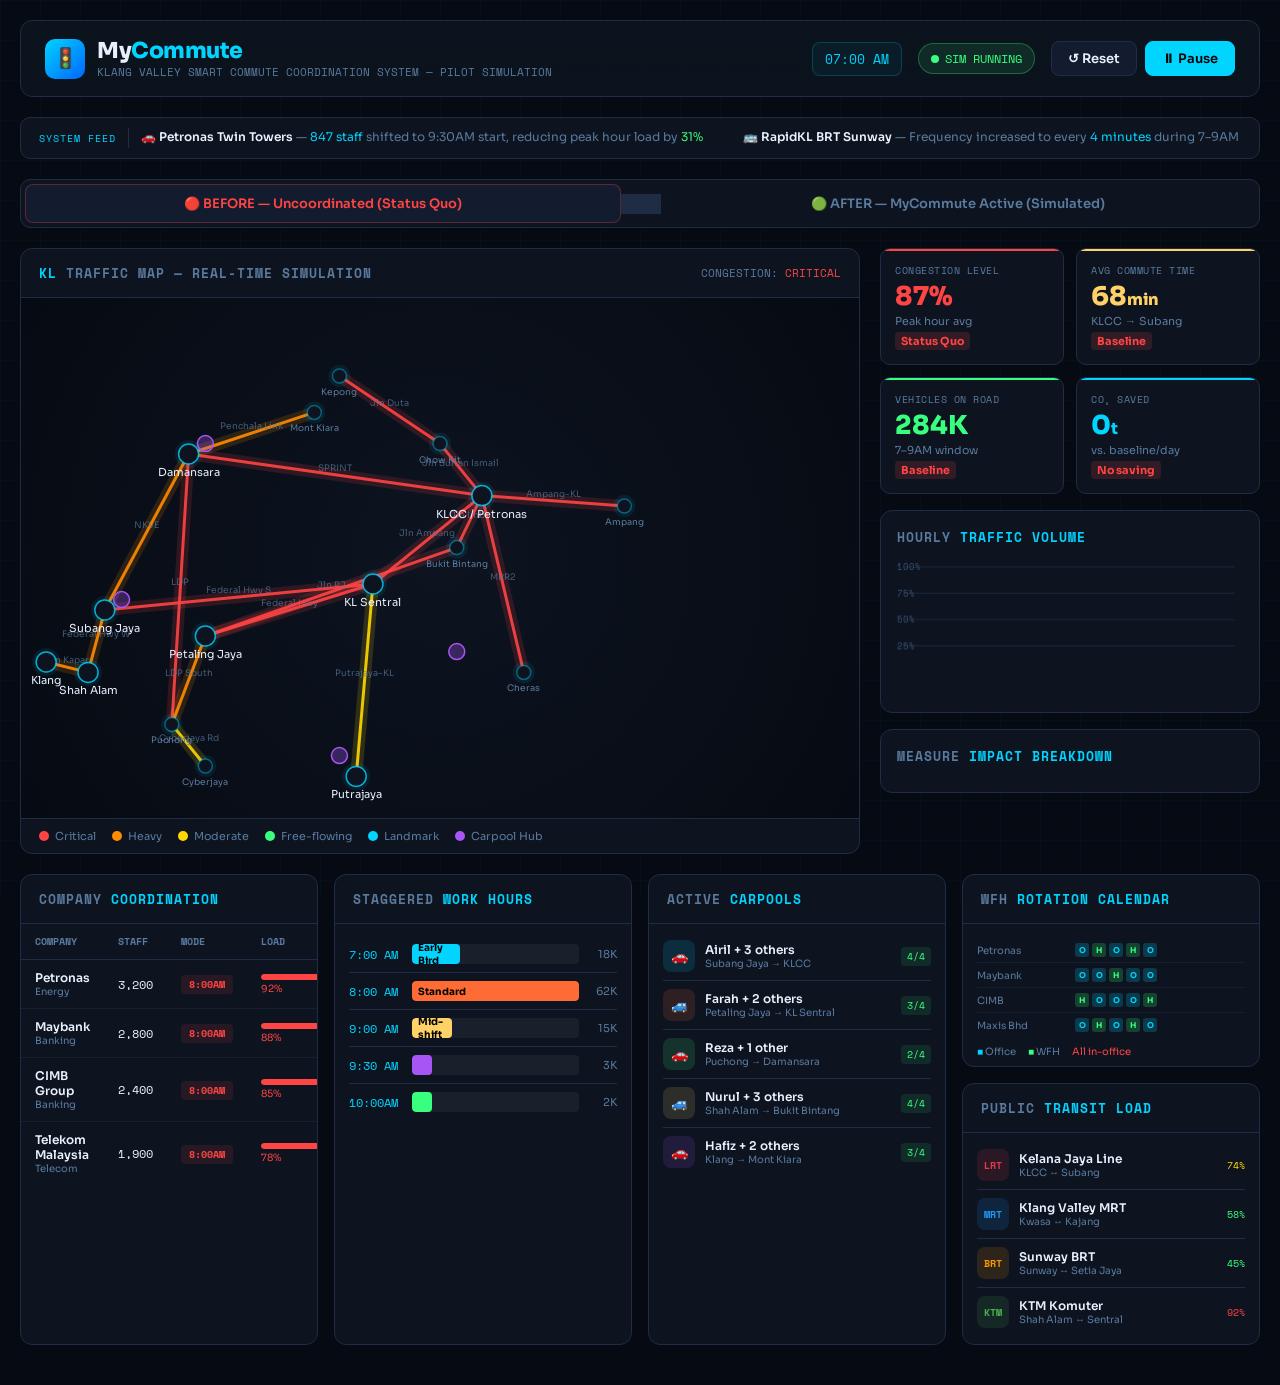
<file: kl-commute-sim.html>
<!DOCTYPE html>
<html lang="en">
<head>
<meta charset="UTF-8">
<meta name="viewport" content="width=device-width, initial-scale=1.0">
<title>MyCommute — KL Smart Commute Coordination System</title>
<link href="https://fonts.googleapis.com/css2?family=Space+Mono:wght@400;700&family=Sora:wght@300;400;600;700;800&display=swap" rel="stylesheet">
<style>
:root {
  --bg: #060a12;
  --surface: #0d1420;
  --surface2: #131c2e;
  --border: #1e2d45;
  --accent: #00d4ff;
  --accent2: #ff6b35;
  --accent3: #39ff7e;
  --accent4: #ffd166;
  --text: #e8f0fe;
  --muted: #5a7a9e;
  --red: #ff4444;
  --orange: #ff8c00;
  --yellow: #ffd700;
  --green: #39ff7e;
}

* { margin: 0; padding: 0; box-sizing: border-box; }

body {
  background: var(--bg);
  color: var(--text);
  font-family: 'Sora', sans-serif;
  min-height: 100vh;
  overflow-x: hidden;
}

/* Animated background grid */
body::before {
  content: '';
  position: fixed;
  inset: 0;
  background-image: 
    linear-gradient(rgba(0,212,255,0.03) 1px, transparent 1px),
    linear-gradient(90deg, rgba(0,212,255,0.03) 1px, transparent 1px);
  background-size: 40px 40px;
  pointer-events: none;
  z-index: 0;
}

.container { position: relative; z-index: 1; max-width: 1600px; margin: 0 auto; padding: 20px; }

/* HEADER */
header {
  display: flex;
  align-items: center;
  justify-content: space-between;
  padding: 16px 24px;
  background: rgba(13,20,32,0.9);
  border: 1px solid var(--border);
  border-radius: 12px;
  margin-bottom: 20px;
  backdrop-filter: blur(20px);
}
.logo {
  display: flex;
  align-items: center;
  gap: 12px;
}
.logo-icon {
  width: 40px; height: 40px;
  background: linear-gradient(135deg, var(--accent), #0066ff);
  border-radius: 10px;
  display: flex; align-items: center; justify-content: center;
  font-size: 20px;
}
.logo-text { font-size: 22px; font-weight: 800; letter-spacing: -0.5px; }
.logo-text span { color: var(--accent); }
.logo-sub { font-size: 11px; color: var(--muted); font-family: 'Space Mono', monospace; }

.header-right {
  display: flex;
  align-items: center;
  gap: 16px;
}
.live-badge {
  display: flex;
  align-items: center;
  gap: 6px;
  background: rgba(57,255,126,0.1);
  border: 1px solid rgba(57,255,126,0.3);
  padding: 6px 12px;
  border-radius: 20px;
  font-size: 12px;
  font-family: 'Space Mono', monospace;
  color: var(--green);
}
.live-dot {
  width: 8px; height: 8px;
  background: var(--green);
  border-radius: 50%;
  animation: pulse 1.5s ease infinite;
}
@keyframes pulse { 0%,100%{ opacity:1; transform:scale(1); } 50%{ opacity:0.5; transform:scale(0.8); } }

.sim-controls {
  display: flex;
  gap: 8px;
}
.btn {
  padding: 8px 16px;
  border-radius: 8px;
  border: 1px solid var(--border);
  background: var(--surface2);
  color: var(--text);
  font-family: 'Sora', sans-serif;
  font-size: 13px;
  font-weight: 600;
  cursor: pointer;
  transition: all 0.2s;
}
.btn:hover { border-color: var(--accent); color: var(--accent); }
.btn.primary {
  background: var(--accent);
  color: #000;
  border-color: var(--accent);
}
.btn.primary:hover { background: #00b8d9; }
.btn.danger { border-color: var(--red); color: var(--red); }

/* SCENARIO TOGGLE */
.scenario-bar {
  display: flex;
  align-items: center;
  gap: 0;
  background: var(--surface);
  border: 1px solid var(--border);
  border-radius: 10px;
  padding: 4px;
  margin-bottom: 20px;
}
.scenario-tab {
  flex: 1;
  text-align: center;
  padding: 10px 20px;
  border-radius: 8px;
  cursor: pointer;
  font-size: 13px;
  font-weight: 600;
  transition: all 0.3s;
  color: var(--muted);
}
.scenario-tab.active { background: var(--surface2); color: var(--text); border: 1px solid var(--border); }
.scenario-tab.before.active { color: var(--red); border-color: rgba(255,68,68,0.3); }
.scenario-tab.after.active { color: var(--green); border-color: rgba(57,255,126,0.3); }

/* MAIN GRID */
.main-grid {
  display: grid;
  grid-template-columns: 1fr 380px;
  gap: 20px;
  margin-bottom: 20px;
}

/* MAP */
.map-panel {
  background: var(--surface);
  border: 1px solid var(--border);
  border-radius: 12px;
  overflow: hidden;
  position: relative;
}
.panel-header {
  padding: 14px 18px;
  border-bottom: 1px solid var(--border);
  display: flex;
  align-items: center;
  justify-content: space-between;
}
.panel-title {
  font-size: 13px;
  font-weight: 700;
  text-transform: uppercase;
  letter-spacing: 1px;
  font-family: 'Space Mono', monospace;
  color: var(--muted);
}
.panel-title span { color: var(--accent); }

#mapCanvas {
  width: 100%;
  height: 520px;
  display: block;
  cursor: crosshair;
}

.map-legend {
  display: flex;
  gap: 16px;
  padding: 10px 18px;
  border-top: 1px solid var(--border);
  flex-wrap: wrap;
}
.legend-item {
  display: flex;
  align-items: center;
  gap: 6px;
  font-size: 11px;
  color: var(--muted);
}
.legend-dot { width: 10px; height: 10px; border-radius: 50%; }

/* RIGHT PANEL */
.right-panel { display: flex; flex-direction: column; gap: 16px; }

/* KPI CARDS */
.kpi-grid {
  display: grid;
  grid-template-columns: 1fr 1fr;
  gap: 12px;
}
.kpi-card {
  background: var(--surface);
  border: 1px solid var(--border);
  border-radius: 10px;
  padding: 14px;
  position: relative;
  overflow: hidden;
  transition: border-color 0.3s;
}
.kpi-card::before {
  content: '';
  position: absolute;
  top: 0; left: 0; right: 0;
  height: 2px;
  background: var(--card-color, var(--accent));
}
.kpi-label { font-size: 10px; color: var(--muted); text-transform: uppercase; letter-spacing: 0.5px; font-family: 'Space Mono', monospace; margin-bottom: 6px; }
.kpi-value { font-size: 26px; font-weight: 800; color: var(--card-color, var(--accent)); line-height: 1; }
.kpi-sub { font-size: 11px; color: var(--muted); margin-top: 4px; }
.kpi-delta {
  display: inline-block;
  font-size: 11px;
  font-weight: 700;
  padding: 2px 6px;
  border-radius: 4px;
  margin-top: 4px;
}
.kpi-delta.good { background: rgba(57,255,126,0.15); color: var(--green); }
.kpi-delta.bad { background: rgba(255,68,68,0.15); color: var(--red); }

/* TIME CHART */
.chart-panel {
  background: var(--surface);
  border: 1px solid var(--border);
  border-radius: 12px;
  padding: 16px;
}
#timeChart { width: 100%; }

/* BOTTOM GRID */
.bottom-grid {
  display: grid;
  grid-template-columns: 1fr 1fr 1fr 1fr;
  gap: 16px;
  margin-bottom: 20px;
}

/* FEATURE PANELS */
.feature-panel {
  background: var(--surface);
  border: 1px solid var(--border);
  border-radius: 12px;
  overflow: hidden;
}

/* COMPANY TABLE */
.company-table { width: 100%; border-collapse: collapse; }
.company-table th {
  text-align: left;
  padding: 10px 14px;
  font-size: 10px;
  font-family: 'Space Mono', monospace;
  color: var(--muted);
  text-transform: uppercase;
  border-bottom: 1px solid var(--border);
}
.company-table td { padding: 10px 14px; font-size: 12px; border-bottom: 1px solid rgba(30,45,69,0.5); }
.company-table tr:last-child td { border-bottom: none; }
.company-table tr:hover td { background: rgba(0,212,255,0.03); }

.traffic-bar {
  height: 6px;
  background: var(--border);
  border-radius: 3px;
  overflow: hidden;
  width: 80px;
}
.traffic-fill {
  height: 100%;
  border-radius: 3px;
  transition: width 1.5s ease;
}

.mode-badge {
  padding: 2px 8px;
  border-radius: 4px;
  font-size: 10px;
  font-weight: 700;
  font-family: 'Space Mono', monospace;
}

/* STAGGER CHART */
.stagger-slot {
  display: flex;
  align-items: center;
  gap: 8px;
  padding: 8px 0;
  border-bottom: 1px solid var(--border);
}
.stagger-slot:last-child { border-bottom: none; }
.stagger-time {
  font-family: 'Space Mono', monospace;
  font-size: 12px;
  color: var(--accent);
  width: 55px;
  flex-shrink: 0;
}
.stagger-bar-wrap { flex: 1; height: 20px; background: rgba(255,255,255,0.05); border-radius: 4px; overflow: hidden; position: relative; }
.stagger-bar {
  height: 100%;
  border-radius: 4px;
  display: flex;
  align-items: center;
  padding-left: 6px;
  font-size: 10px;
  font-weight: 700;
  color: #000;
  transition: width 1.5s ease;
}
.stagger-count {
  font-size: 11px;
  color: var(--muted);
  width: 30px;
  text-align: right;
  flex-shrink: 0;
}

/* CARPOOL PANEL */
.carpool-list { padding: 8px 14px; }
.carpool-item {
  display: flex;
  align-items: center;
  gap: 10px;
  padding: 8px 0;
  border-bottom: 1px solid var(--border);
}
.carpool-item:last-child { border-bottom: none; }
.carpool-avatar {
  width: 32px; height: 32px;
  border-radius: 8px;
  display: flex; align-items: center; justify-content: center;
  font-size: 14px;
  flex-shrink: 0;
}
.carpool-info { flex: 1; }
.carpool-name { font-size: 12px; font-weight: 600; }
.carpool-route { font-size: 10px; color: var(--muted); }
.carpool-seats {
  font-size: 10px;
  font-family: 'Space Mono', monospace;
  color: var(--accent3);
  background: rgba(57,255,126,0.1);
  padding: 2px 6px;
  border-radius: 4px;
}

/* WFH PANEL */
.wfh-calendar { padding: 8px 14px; }
.wfh-week {
  display: grid;
  grid-template-columns: repeat(5, 1fr);
  gap: 6px;
  margin-bottom: 8px;
}
.wfh-day {
  text-align: center;
  padding: 6px 4px;
  border-radius: 6px;
  font-size: 10px;
  font-weight: 700;
  border: 1px solid var(--border);
}
.wfh-day.office { background: rgba(0,212,255,0.1); border-color: rgba(0,212,255,0.3); color: var(--accent); }
.wfh-day.wfh { background: rgba(57,255,126,0.1); border-color: rgba(57,255,126,0.3); color: var(--green); }
.wfh-day .day-label { font-size: 9px; color: var(--muted); margin-bottom: 2px; }
.wfh-companies { margin-top: 6px; }
.wfh-company-row {
  display: flex;
  align-items: center;
  gap: 8px;
  padding: 5px 0;
  border-bottom: 1px solid rgba(30,45,69,0.5);
  font-size: 11px;
}
.wfh-company-row:last-child { border-bottom: none; }
.wfh-co-name { width: 90px; color: var(--muted); font-size: 10px; }
.wfh-dots { display: flex; gap: 3px; }
.wfh-dot { width: 14px; height: 14px; border-radius: 3px; font-size: 8px; display:flex;align-items:center;justify-content:center;font-weight:700; }
.wfh-dot.o { background: rgba(0,212,255,0.2); color: var(--accent); }
.wfh-dot.h { background: rgba(57,255,126,0.2); color: var(--green); }

/* TRANSIT PANEL */
.transit-list { padding: 8px 14px; }
.transit-item {
  display: flex;
  align-items: center;
  gap: 10px;
  padding: 8px 0;
  border-bottom: 1px solid var(--border);
}
.transit-item:last-child { border-bottom: none; }
.transit-line {
  width: 32px; height: 32px;
  border-radius: 8px;
  display: flex; align-items: center; justify-content: center;
  font-size: 10px;
  font-weight: 900;
  font-family: 'Space Mono', monospace;
  flex-shrink: 0;
}
.transit-info { flex: 1; }
.transit-name { font-size: 12px; font-weight: 600; }
.transit-detail { font-size: 10px; color: var(--muted); }
.transit-load {
  font-size: 10px;
  font-family: 'Space Mono', monospace;
}
.transit-load.low { color: var(--green); }
.transit-load.med { color: var(--yellow); }
.transit-load.high { color: var(--red); }

/* SIMULATION TICKER */
.ticker-bar {
  background: var(--surface);
  border: 1px solid var(--border);
  border-radius: 10px;
  padding: 10px 18px;
  display: flex;
  align-items: center;
  gap: 12px;
  margin-bottom: 20px;
  overflow: hidden;
}
.ticker-label {
  font-size: 10px;
  font-family: 'Space Mono', monospace;
  color: var(--accent);
  text-transform: uppercase;
  letter-spacing: 1px;
  white-space: nowrap;
  flex-shrink: 0;
}
.ticker-divider { width: 1px; height: 20px; background: var(--border); flex-shrink: 0; }
.ticker-scroll { flex: 1; overflow: hidden; position: relative; height: 18px; }
.ticker-inner {
  display: flex;
  gap: 40px;
  animation: ticker 25s linear infinite;
  white-space: nowrap;
}
@keyframes ticker { 0% { transform: translateX(0); } 100% { transform: translateX(-50%); } }
.ticker-msg { font-size: 12px; color: var(--muted); }
.ticker-msg .hi { color: var(--text); font-weight: 600; }
.ticker-msg .accent { color: var(--accent); }
.ticker-msg .green { color: var(--green); }

/* Time display */
.sim-time {
  font-family: 'Space Mono', monospace;
  font-size: 13px;
  color: var(--accent);
  background: rgba(0,212,255,0.05);
  border: 1px solid rgba(0,212,255,0.2);
  padding: 6px 12px;
  border-radius: 8px;
}

canvas { display: block; }
</style>
</head>
<body>
<div class="container">

<!-- HEADER -->
<header>
  <div class="logo">
    <div class="logo-icon">🚦</div>
    <div>
      <div class="logo-text">My<span>Commute</span></div>
      <div class="logo-sub">KLANG VALLEY SMART COMMUTE COORDINATION SYSTEM — PILOT SIMULATION</div>
    </div>
  </div>
  <div class="header-right">
    <div class="sim-time" id="simTime">07:00 AM</div>
    <div class="live-badge"><div class="live-dot"></div> SIM RUNNING</div>
    <div class="sim-controls">
      <button class="btn" onclick="resetSim()">↺ Reset</button>
      <button class="btn primary" id="playBtn" onclick="togglePlay()">⏸ Pause</button>
    </div>
  </div>
</header>

<!-- TICKER -->
<div class="ticker-bar">
  <div class="ticker-label">SYSTEM FEED</div>
  <div class="ticker-divider"></div>
  <div class="ticker-scroll">
    <div class="ticker-inner" id="ticker">
      <span class="ticker-msg">🚗 <span class="hi">Petronas Twin Towers</span> — <span class="accent">847 staff</span> shifted to 9:30AM start, reducing peak hour load by <span class="green">31%</span></span>
      <span class="ticker-msg">🚌 <span class="hi">RapidKL BRT Sunway</span> — Frequency increased to every <span class="accent">4 minutes</span> during 7–9AM window</span>
      <span class="ticker-msg">🚗 <span class="hi">Carpool cluster: Subang Jaya → KLCC</span> — <span class="accent">142 vehicles</span> consolidated to <span class="green">38 shared rides</span>, saving 104 trips</span>
      <span class="ticker-msg">🏠 <span class="hi">WFH Tuesday rotation</span> — <span class="accent">23 companies</span> activated, <span class="green">14,200 commuters</span> off roads today</span>
      <span class="ticker-msg">⚠️ <span class="hi">Bottleneck detected: Jalan Duta</span> — Rerouting 320 vehicles via <span class="accent">Sprint Highway</span></span>
      <span class="ticker-msg">✅ <span class="hi">PLUS North-South Expressway</span> — Traffic flowing at <span class="green">92% normal speed</span> due to stagger effect</span>
      <span class="ticker-msg">🚗 <span class="hi">Petronas Twin Towers</span> — <span class="accent">847 staff</span> shifted to 9:30AM start, reducing peak hour load by <span class="green">31%</span></span>
      <span class="ticker-msg">🚌 <span class="hi">RapidKL BRT Sunway</span> — Frequency increased to every <span class="accent">4 minutes</span> during 7–9AM window</span>
      <span class="ticker-msg">🚗 <span class="hi">Carpool cluster: Subang Jaya → KLCC</span> — <span class="accent">142 vehicles</span> consolidated to <span class="green">38 shared rides</span>, saving 104 trips</span>
      <span class="ticker-msg">🏠 <span class="hi">WFH Tuesday rotation</span> — <span class="accent">23 companies</span> activated, <span class="green">14,200 commuters</span> off roads today</span>
    </div>
  </div>
</div>

<!-- SCENARIO BAR -->
<div class="scenario-bar">
  <div class="scenario-tab before active" id="tab-before" onclick="setScenario('before')">🔴 BEFORE — Uncoordinated (Status Quo)</div>
  <div class="scenario-tab" style="width:4px;flex:0;background:var(--border);border-radius:0;margin:6px 0;"></div>
  <div class="scenario-tab after" id="tab-after" onclick="setScenario('after')">🟢 AFTER — MyCommute Active (Simulated)</div>
</div>

<!-- MAIN GRID -->
<div class="main-grid">
  <!-- MAP -->
  <div class="map-panel">
    <div class="panel-header">
      <div class="panel-title"><span>KL</span> TRAFFIC MAP — REAL-TIME SIMULATION</div>
      <div style="font-size:11px;color:var(--muted);font-family:'Space Mono',monospace" id="congestionLevel">CONGESTION: <span style="color:var(--red)">CRITICAL</span></div>
    </div>
    <canvas id="mapCanvas"></canvas>
    <div class="map-legend">
      <div class="legend-item"><div class="legend-dot" style="background:#ff4444"></div> Critical</div>
      <div class="legend-item"><div class="legend-dot" style="background:#ff8c00"></div> Heavy</div>
      <div class="legend-item"><div class="legend-dot" style="background:#ffd700"></div> Moderate</div>
      <div class="legend-item"><div class="legend-dot" style="background:#39ff7e"></div> Free-flowing</div>
      <div class="legend-item"><div class="legend-dot" style="background:#00d4ff"></div> Landmark</div>
      <div class="legend-item"><div class="legend-dot" style="background:#a855f7"></div> Carpool Hub</div>
    </div>
  </div>

  <!-- RIGHT PANEL -->
  <div class="right-panel">
    <!-- KPI CARDS -->
    <div class="kpi-grid">
      <div class="kpi-card" style="--card-color: #ff4444" id="kpi-congestion">
        <div class="kpi-label">Congestion Level</div>
        <div class="kpi-value" id="val-congestion">87%</div>
        <div class="kpi-sub">Peak hour avg</div>
        <div class="kpi-delta bad" id="delta-congestion">Status Quo</div>
      </div>
      <div class="kpi-card" style="--card-color: #ffd166" id="kpi-time">
        <div class="kpi-label">Avg Commute Time</div>
        <div class="kpi-value" id="val-time">68<span style="font-size:16px">min</span></div>
        <div class="kpi-sub">KLCC → Subang</div>
        <div class="kpi-delta bad" id="delta-time">Baseline</div>
      </div>
      <div class="kpi-card" style="--card-color: #39ff7e" id="kpi-vehicles">
        <div class="kpi-label">Vehicles on Road</div>
        <div class="kpi-value" id="val-vehicles">284K</div>
        <div class="kpi-sub">7–9AM window</div>
        <div class="kpi-delta bad" id="delta-vehicles">Baseline</div>
      </div>
      <div class="kpi-card" style="--card-color: #00d4ff" id="kpi-co2">
        <div class="kpi-label">CO₂ Saved</div>
        <div class="kpi-value" id="val-co2">0<span style="font-size:16px">t</span></div>
        <div class="kpi-sub">vs. baseline/day</div>
        <div class="kpi-delta bad" id="delta-co2">No saving</div>
      </div>
    </div>

    <!-- BEFORE/AFTER TRAFFIC CHART -->
    <div class="chart-panel">
      <div class="panel-header" style="padding:0 0 10px 0;border:none">
        <div class="panel-title">HOURLY <span>TRAFFIC VOLUME</span></div>
      </div>
      <canvas id="timeChart" height="140"></canvas>
    </div>

    <!-- PROGRESS BARS -->
    <div class="chart-panel">
      <div class="panel-header" style="padding:0 0 10px 0;border:none">
        <div class="panel-title">MEASURE <span>IMPACT BREAKDOWN</span></div>
      </div>
      <div id="impact-bars"></div>
    </div>
  </div>
</div>

<!-- BOTTOM GRID -->
<div class="bottom-grid">
  <!-- COMPANY TABLE -->
  <div class="feature-panel">
    <div class="panel-header"><div class="panel-title">COMPANY <span>COORDINATION</span></div></div>
    <div style="overflow-y:auto;max-height:260px">
    <table class="company-table">
      <thead>
        <tr>
          <th>Company</th>
          <th>Staff</th>
          <th>Mode</th>
          <th>Load</th>
        </tr>
      </thead>
      <tbody id="companyTbody"></tbody>
    </table>
    </div>
  </div>

  <!-- STAGGER HOURS -->
  <div class="feature-panel">
    <div class="panel-header"><div class="panel-title">STAGGERED <span>WORK HOURS</span></div></div>
    <div style="padding:12px 14px" id="staggerPanel"></div>
  </div>

  <!-- CARPOOL -->
  <div class="feature-panel">
    <div class="panel-header"><div class="panel-title">ACTIVE <span>CARPOOLS</span></div></div>
    <div class="carpool-list" id="carpoolList"></div>
  </div>

  <!-- WFH CALENDAR + TRANSIT -->
  <div style="display:flex;flex-direction:column;gap:16px;">
    <div class="feature-panel">
      <div class="panel-header"><div class="panel-title">WFH <span>ROTATION CALENDAR</span></div></div>
      <div class="wfh-calendar" id="wfhCalendar"></div>
    </div>
    <div class="feature-panel">
      <div class="panel-header"><div class="panel-title">PUBLIC <span>TRANSIT LOAD</span></div></div>
      <div class="transit-list" id="transitList"></div>
    </div>
  </div>
</div>

</div>

<script>
// =========== STATE ===========
let scenario = 'before';
let simRunning = true;
let simMinutes = 7 * 60; // 7:00AM
let animFrame;
let timeChartData = { before: [], after: [] };

// =========== DATA ===========
const landmarks = [
  { name: 'KLCC / Petronas', x: 0.55, y: 0.38, icon: '🏙️', major: true },
  { name: 'KL Sentral', x: 0.42, y: 0.55, icon: '🚉', major: true },
  { name: 'Bukit Bintang', x: 0.52, y: 0.48, icon: '🛍️', major: false },
  { name: 'Chow Kit', x: 0.50, y: 0.28, icon: '🏪', major: false },
  { name: 'Damansara', x: 0.20, y: 0.30, icon: '🏢', major: true },
  { name: 'Subang Jaya', x: 0.10, y: 0.60, icon: '🏘️', major: true },
  { name: 'Shah Alam', x: 0.08, y: 0.72, icon: '🏛️', major: true },
  { name: 'Petaling Jaya', x: 0.22, y: 0.65, icon: '🏙️', major: true },
  { name: 'Cheras', x: 0.60, y: 0.72, icon: '🏘️', major: false },
  { name: 'Ampang', x: 0.72, y: 0.40, icon: '🏡', major: false },
  { name: 'Mont Kiara', x: 0.35, y: 0.22, icon: '🏗️', major: false },
  { name: 'Puchong', x: 0.18, y: 0.82, icon: '🏘️', major: false },
  { name: 'Kepong', x: 0.38, y: 0.15, icon: '🏭', major: false },
  { name: 'Klang', x: 0.03, y: 0.70, icon: '🏙️', major: true },
  { name: 'Cyberjaya', x: 0.22, y: 0.90, icon: '💻', major: false },
  { name: 'Putrajaya', x: 0.40, y: 0.92, icon: '🏛️', major: true },
];

const roads = [
  // [from_idx, to_idx, name, congestion_before, congestion_after]
  [0, 1, 'Jln Ampang', 0.95, 0.45],
  [0, 3, 'Jln Sultan Ismail', 0.90, 0.40],
  [0, 4, 'SPRINT', 0.85, 0.35],
  [1, 7, 'Federal Hwy', 0.92, 0.42],
  [1, 5, 'Federal Hwy S', 0.88, 0.38],
  [4, 5, 'NKVE', 0.75, 0.30],
  [4, 11, 'LDP', 0.80, 0.35],
  [5, 6, 'Federal Hwy W', 0.70, 0.28],
  [6, 13, 'Jln Kapar', 0.60, 0.25],
  [7, 2, 'Jln PJ', 0.82, 0.40],
  [2, 0, 'Jln Imbi', 0.78, 0.36],
  [8, 0, 'MRR2', 0.85, 0.38],
  [9, 0, 'Ampang-KL', 0.80, 0.35],
  [10, 4, 'Penchala Link', 0.65, 0.28],
  [11, 7, 'LDP South', 0.75, 0.32],
  [12, 3, 'Jln Duta', 0.88, 0.40],
  [15, 1, 'Putrajaya-KL', 0.55, 0.22],
  [14, 11, 'Cyberjaya Rd', 0.50, 0.20],
];

const carpoolHubs = [
  { name: 'Subang Parade', x: 0.12, y: 0.58 },
  { name: 'IOI City', x: 0.38, y: 0.88 },
  { name: 'Sunway Velocity', x: 0.52, y: 0.68 },
  { name: 'Tropicana', x: 0.22, y: 0.28 },
];

const companies = [
  { name: 'Petronas', staff: 3200, sector: 'Energy', shift: '9:30AM', wfh: 2, load: { before: 0.92, after: 0.35 } },
  { name: 'Maybank', staff: 2800, sector: 'Banking', shift: '8:00AM', wfh: 1, load: { before: 0.88, after: 0.40 } },
  { name: 'CIMB Group', staff: 2400, sector: 'Banking', shift: '10:00AM', wfh: 2, load: { before: 0.85, after: 0.30 } },
  { name: 'Telekom Malaysia', staff: 1900, sector: 'Telecom', shift: '8:30AM', wfh: 2, load: { before: 0.78, after: 0.28 } },
  { name: 'AirAsia', staff: 1600, sector: 'Aviation', shift: '7:00AM', wfh: 1, load: { before: 0.70, after: 0.32 } },
  { name: 'Maxis Bhd', staff: 1200, sector: 'Telecom', shift: '9:00AM', wfh: 3, load: { before: 0.82, after: 0.25 } },
  { name: 'Public Bank', staff: 1800, sector: 'Banking', shift: '8:00AM', wfh: 1, load: { before: 0.86, after: 0.38 } },
  { name: 'Sime Darby', staff: 980, sector: 'Conglom.', shift: '10:30AM', wfh: 2, load: { before: 0.72, after: 0.28 } },
];

const staggerSlots = [
  { time: '7:00 AM', label: 'Early Bird', count_before: 18, count_after: 8, color: '#00d4ff' },
  { time: '8:00 AM', label: 'Standard', count_before: 62, count_after: 22, color: '#ff6b35' },
  { time: '9:00 AM', label: 'Mid-shift', count_before: 15, count_after: 35, color: '#ffd166' },
  { time: '9:30 AM', label: 'Extended', count_before: 3, count_after: 20, color: '#a855f7' },
  { time: '10:00AM', label: 'Flex', count_before: 2, count_after: 15, color: '#39ff7e' },
];

const carpools = [
  { icon: '🚗', name: 'Airil + 3 others', route: 'Subang Jaya → KLCC', seats: '4/4' },
  { icon: '🚙', name: 'Farah + 2 others', route: 'Petaling Jaya → KL Sentral', seats: '3/4' },
  { icon: '🚗', name: 'Reza + 1 other', route: 'Puchong → Damansara', seats: '2/4' },
  { icon: '🚙', name: 'Nurul + 3 others', route: 'Shah Alam → Bukit Bintang', seats: '4/4' },
  { icon: '🚗', name: 'Hafiz + 2 others', route: 'Klang → Mont Kiara', seats: '3/4' },
];

const wfhCompanies = [
  { name: 'Petronas', days: ['O','H','O','H','O'] },
  { name: 'Maybank', days: ['O','O','H','O','O'] },
  { name: 'CIMB', days: ['H','O','O','O','H'] },
  { name: 'Maxis Bhd', days: ['O','H','O','H','O'] },
];

const transitLines = [
  { code: 'LRT', name: 'Kelana Jaya Line', detail: 'KLCC ↔ Subang', load: 'med', pct: '74%', color: '#e63946' },
  { code: 'MRT', name: 'Klang Valley MRT', detail: 'Kwasa ↔ Kajang', load: 'low', pct: '58%', color: '#2196f3' },
  { code: 'BRT', name: 'Sunway BRT', detail: 'Sunway ↔ Setia Jaya', load: 'low', pct: '45%', color: '#ff9800' },
  { code: 'KTM', name: 'KTM Komuter', detail: 'Shah Alam ↔ Sentral', load: 'high', pct: '92%', color: '#4caf50' },
];

// =========== INIT ===========
function init() {
  renderCompanyTable();
  renderStagger();
  renderCarpools();
  renderWFH();
  renderTransit();
  generateChartData();
  drawTimeChart();
  renderImpactBars();
  drawMap();
  startSimClock();
}

// =========== MAP ===========
function drawMap() {
  const canvas = document.getElementById('mapCanvas');
  const ctx = canvas.getContext('2d');
  const W = canvas.offsetWidth;
  const H = canvas.offsetHeight;
  canvas.width = W;
  canvas.height = H;

  ctx.clearRect(0, 0, W, H);

  // Background gradient
  const bg = ctx.createRadialGradient(W*0.5, H*0.5, 0, W*0.5, H*0.5, W*0.6);
  bg.addColorStop(0, '#0d1420');
  bg.addColorStop(1, '#060a12');
  ctx.fillStyle = bg;
  ctx.fillRect(0, 0, W, H);

  // Draw roads
  roads.forEach(road => {
    const from = landmarks[road[0]];
    const to = landmarks[road[1]];
    const cong = scenario === 'before' ? road[3] : road[4];

    const x1 = from.x * W, y1 = from.y * H;
    const x2 = to.x * W, y2 = to.y * H;

    // Road glow
    ctx.beginPath();
    ctx.moveTo(x1, y1);
    ctx.lineTo(x2, y2);
    ctx.strokeStyle = getTrafficColor(cong, 0.15);
    ctx.lineWidth = 12;
    ctx.stroke();

    // Road line
    ctx.beginPath();
    ctx.moveTo(x1, y1);
    ctx.lineTo(x2, y2);
    ctx.strokeStyle = getTrafficColor(cong, 0.9);
    ctx.lineWidth = 3;
    ctx.stroke();

    // Road label
    const mx = (x1+x2)/2, my = (y1+y2)/2;
    ctx.fillStyle = 'rgba(90,122,158,0.7)';
    ctx.font = '9px Sora';
    ctx.textAlign = 'center';
    ctx.fillText(road[2], mx, my - 4);
  });

  // Carpool hubs
  carpoolHubs.forEach(hub => {
    const x = hub.x * W, y = hub.y * H;
    ctx.beginPath();
    ctx.arc(x, y, 8, 0, Math.PI*2);
    ctx.fillStyle = 'rgba(168,85,247,0.3)';
    ctx.fill();
    ctx.strokeStyle = '#a855f7';
    ctx.lineWidth = 1.5;
    ctx.stroke();

    if (scenario === 'after') {
      // Pulse ring
      ctx.beginPath();
      const r = 12 + (Date.now() % 1500) / 1500 * 10;
      ctx.arc(x, y, r, 0, Math.PI*2);
      ctx.strokeStyle = `rgba(168,85,247,${0.5 - (Date.now()%1500)/3000})`;
      ctx.lineWidth = 1;
      ctx.stroke();
    }
  });

  // Moving vehicles
  drawVehicles(ctx, W, H);

  // Landmarks
  landmarks.forEach(lm => {
    const x = lm.x * W, y = lm.y * H;
    const r = lm.major ? 10 : 7;

    ctx.beginPath();
    ctx.arc(x, y, r + 4, 0, Math.PI*2);
    ctx.fillStyle = 'rgba(0,212,255,0.08)';
    ctx.fill();

    ctx.beginPath();
    ctx.arc(x, y, r, 0, Math.PI*2);
    ctx.fillStyle = '#0d1420';
    ctx.fill();
    ctx.strokeStyle = lm.major ? 'rgba(0,212,255,0.8)' : 'rgba(0,212,255,0.4)';
    ctx.lineWidth = 1.5;
    ctx.stroke();

    ctx.font = lm.major ? '11px Sora' : '9px Sora';
    ctx.textAlign = 'center';
    ctx.fillStyle = lm.major ? '#e8f0fe' : '#5a7a9e';
    ctx.fillText(lm.name, x, y + r + 12);
  });

  // Congestion label
  const avgCong = scenario === 'before' ? 0.87 : 0.38;
  const label = avgCong > 0.7 ? 'CRITICAL' : avgCong > 0.5 ? 'HEAVY' : avgCong > 0.3 ? 'MODERATE' : 'FREE-FLOWING';
  const col = avgCong > 0.7 ? 'var(--red)' : avgCong > 0.5 ? 'var(--orange)' : avgCong > 0.3 ? 'var(--yellow)' : 'var(--green)';
  document.getElementById('congestionLevel').innerHTML = `CONGESTION: <span style="color:${col}">${label}</span>`;
}

let vehicles = [];
function initVehicles(W, H) {
  vehicles = [];
  roads.forEach((road, ri) => {
    const count = scenario === 'before' ? 6 : 2;
    for (let i = 0; i < count; i++) {
      vehicles.push({
        roadIdx: ri,
        t: Math.random(),
        speed: 0.002 + Math.random() * 0.003,
        dir: Math.random() > 0.5 ? 1 : -1,
      });
    }
  });
}

function drawVehicles(ctx, W, H) {
  vehicles.forEach(v => {
    v.t += v.speed * v.dir;
    if (v.t > 1) v.t = 0;
    if (v.t < 0) v.t = 1;

    const road = roads[v.roadIdx];
    const from = landmarks[road[0]];
    const to = landmarks[road[1]];
    const x = (from.x + (to.x - from.x) * v.t) * W;
    const y = (from.y + (to.y - from.y) * v.t) * H;
    const cong = scenario === 'before' ? road[3] : road[4];

    ctx.beginPath();
    ctx.arc(x, y, 2.5, 0, Math.PI*2);
    ctx.fillStyle = getTrafficColor(cong, 1);
    ctx.fill();
  });
}

function getTrafficColor(cong, alpha) {
  if (cong > 0.75) return `rgba(255,68,68,${alpha})`;
  if (cong > 0.55) return `rgba(255,140,0,${alpha})`;
  if (cong > 0.35) return `rgba(255,215,0,${alpha})`;
  return `rgba(57,255,126,${alpha})`;
}

let animT = 0;
function animate() {
  if (!simRunning) return;
  animT++;
  drawMap();
  animFrame = requestAnimationFrame(animate);
}

// =========== SCENARIO ===========
function setScenario(s) {
  scenario = s;
  document.getElementById('tab-before').className = 'scenario-tab before' + (s==='before'?' active':'');
  document.getElementById('tab-after').className = 'scenario-tab after' + (s==='after'?' active':'');
  updateKPIs();
  renderStagger();
  drawTimeChart();
  renderImpactBars();
  renderTransitLoad();
  initVehicles(document.getElementById('mapCanvas').offsetWidth, document.getElementById('mapCanvas').offsetHeight);
}

function updateKPIs() {
  if (scenario === 'before') {
    document.getElementById('val-congestion').innerHTML = '87%';
    document.getElementById('delta-congestion').className = 'kpi-delta bad';
    document.getElementById('delta-congestion').innerText = 'Status Quo';
    document.getElementById('kpi-congestion').style.setProperty('--card-color','#ff4444');

    document.getElementById('val-time').innerHTML = '68<span style="font-size:16px">min</span>';
    document.getElementById('delta-time').className = 'kpi-delta bad';
    document.getElementById('delta-time').innerText = 'Baseline';

    document.getElementById('val-vehicles').innerHTML = '284K';
    document.getElementById('delta-vehicles').className = 'kpi-delta bad';
    document.getElementById('delta-vehicles').innerText = 'Baseline';

    document.getElementById('val-co2').innerHTML = '0<span style="font-size:16px">t</span>';
    document.getElementById('delta-co2').className = 'kpi-delta bad';
    document.getElementById('delta-co2').innerText = 'No saving';
  } else {
    document.getElementById('val-congestion').innerHTML = '38%';
    document.getElementById('delta-congestion').className = 'kpi-delta good';
    document.getElementById('delta-congestion').innerText = '▼ 56% reduction';
    document.getElementById('kpi-congestion').style.setProperty('--card-color','#39ff7e');

    document.getElementById('val-time').innerHTML = '29<span style="font-size:16px">min</span>';
    document.getElementById('delta-time').className = 'kpi-delta good';
    document.getElementById('delta-time').innerText = '▼ 57% faster';

    document.getElementById('val-vehicles').innerHTML = '178K';
    document.getElementById('delta-vehicles').className = 'kpi-delta good';
    document.getElementById('delta-vehicles').innerText = '▼ 106K fewer';

    document.getElementById('val-co2').innerHTML = '412<span style="font-size:16px">t</span>';
    document.getElementById('delta-co2').className = 'kpi-delta good';
    document.getElementById('delta-co2').innerText = '▲ 412 tonnes saved';
  }
  renderCompanyTable();
}

// =========== CHART ===========
function generateChartData() {
  const hours = ['6AM','7AM','8AM','9AM','10AM','11AM','12PM','1PM','2PM','3PM','4PM','5PM','6PM','7PM'];
  const beforeVol = [15,55,95,88,65,48,42,50,52,58,72,90,80,45];
  const afterVol  = [22,40,55,68,62,48,42,50,52,55,60,70,65,38];
  timeChartData = { hours, beforeVol, afterVol };
}

function drawTimeChart() {
  const canvas = document.getElementById('timeChart');
  const ctx = canvas.getContext('2d');
  const W = canvas.parentElement.offsetWidth - 32;
  const H = 140;
  canvas.width = W;
  canvas.height = H;
  ctx.clearRect(0, 0, W, H);

  const { hours, beforeVol, afterVol } = timeChartData;
  const n = hours.length;
  const padL = 8, padR = 8, padT = 10, padB = 24;
  const chartW = W - padL - padR;
  const chartH = H - padT - padB;

  // Grid
  [25, 50, 75, 100].forEach(v => {
    const y = padT + chartH * (1 - v/100);
    ctx.beginPath();
    ctx.moveTo(padL, y); ctx.lineTo(W-padR, y);
    ctx.strokeStyle = 'rgba(30,45,69,0.8)';
    ctx.lineWidth = 1;
    ctx.stroke();
    ctx.fillStyle = '#3a5070';
    ctx.font = '9px Space Mono';
    ctx.fillText(v+'%', 0, y+3);
  });

  function drawLine(data, color, fill) {
    ctx.beginPath();
    data.forEach((v, i) => {
      const x = padL + (i/(n-1)) * chartW;
      const y = padT + chartH * (1 - v/100);
      i === 0 ? ctx.moveTo(x,y) : ctx.lineTo(x,y);
    });
    if (fill) {
      ctx.lineTo(padL + chartW, padT + chartH);
      ctx.lineTo(padL, padT + chartH);
      ctx.closePath();
      const grad = ctx.createLinearGradient(0, padT, 0, padT+chartH);
      grad.addColorStop(0, color.replace(')',',0.3)').replace('rgb','rgba'));
      grad.addColorStop(1, color.replace(')',',0)').replace('rgb','rgba'));
      ctx.fillStyle = grad;
      ctx.fill();
      ctx.beginPath();
      data.forEach((v, i) => {
        const x = padL + (i/(n-1)) * chartW;
        const y = padT + chartH * (1 - v/100);
        i === 0 ? ctx.moveTo(x,y) : ctx.lineTo(x,y);
      });
    }
    ctx.strokeStyle = color;
    ctx.lineWidth = 2;
    ctx.stroke();
  }

  drawLine(beforeVol, 'rgba(255,68,68,1)', true);
  drawLine(afterVol, 'rgba(57,255,126,1)', true);

  // Hour labels
  hours.forEach((h, i) => {
    if (i % 2 !== 0) return;
    const x = padL + (i/(n-1)) * chartW;
    ctx.fillStyle = '#3a5070';
    ctx.font = '9px Space Mono';
    ctx.textAlign = 'center';
    ctx.fillText(h, x, H - 6);
  });

  // Legend
  ctx.fillStyle = '#ff4444'; ctx.fillRect(padL, padT, 20, 3);
  ctx.fillStyle = '#5a7a9e'; ctx.font = '10px Sora';
  ctx.textAlign = 'left'; ctx.fillText('Before', padL+24, padT+5);
  ctx.fillStyle = '#39ff7e'; ctx.fillRect(padL+80, padT, 20, 3);
  ctx.fillStyle = '#5a7a9e'; ctx.fillText('After', padL+104, padT+5);
}

// =========== IMPACT BARS ===========
function renderImpactBars() {
  const measures = [
    { label: 'Staggered Hours', before: 0, after: 28, color: '#00d4ff', unit: '% congestion reduced' },
    { label: 'WFH Rotation', before: 0, after: 22, color: '#39ff7e', unit: '% vehicles removed' },
    { label: 'Carpooling', before: 0, after: 18, color: '#a855f7', unit: '% trip reduction' },
    { label: 'Public Transit', before: 0, after: 12, color: '#ffd166', unit: '% modal shift' },
  ];
  const val = scenario === 'after';
  const el = document.getElementById('impact-bars');
  el.innerHTML = measures.map(m => `
    <div style="margin-bottom:10px">
      <div style="display:flex;justify-content:space-between;margin-bottom:4px">
        <span style="font-size:11px;color:var(--muted)">${m.label}</span>
        <span style="font-size:11px;font-family:'Space Mono',monospace;color:${m.color}">${val ? '+'+m.after : '0'}${m.unit.includes('%') ? '%' : ''}</span>
      </div>
      <div style="height:6px;background:var(--border);border-radius:3px;overflow:hidden">
        <div style="height:100%;width:${val ? m.after : 0}%;background:${m.color};border-radius:3px;transition:width 1.5s ease;max-width:100%"></div>
      </div>
    </div>
  `).join('');
}

// =========== COMPANY TABLE ===========
function renderCompanyTable() {
  const tbody = document.getElementById('companyTbody');
  tbody.innerHTML = companies.map(c => {
    const load = scenario === 'before' ? c.load.before : c.load.after;
    const pct = Math.round(load * 100);
    const col = load > 0.7 ? '#ff4444' : load > 0.5 ? '#ff8c00' : load > 0.3 ? '#ffd700' : '#39ff7e';
    const mode = scenario === 'after' ? `<span class="mode-badge" style="background:rgba(57,255,126,0.1);color:#39ff7e">${c.shift}</span>` 
                                      : `<span class="mode-badge" style="background:rgba(255,68,68,0.1);color:#ff4444">8:00AM</span>`;
    return `<tr>
      <td><div style="font-weight:600;font-size:12px">${c.name}</div><div style="font-size:10px;color:var(--muted)">${c.sector}</div></td>
      <td style="font-family:'Space Mono',monospace;font-size:12px">${c.staff.toLocaleString()}</td>
      <td>${mode}</td>
      <td><div class="traffic-bar"><div class="traffic-fill" style="width:${pct}%;background:${col}"></div></div><div style="font-size:10px;color:${col};margin-top:2px">${pct}%</div></td>
    </tr>`;
  }).join('');
}

// =========== STAGGER ===========
function renderStagger() {
  const el = document.getElementById('staggerPanel');
  const maxCount = 62;
  el.innerHTML = staggerSlots.map(s => {
    const count = scenario === 'before' ? s.count_before : s.count_after;
    const pct = (count / maxCount) * 100;
    return `<div class="stagger-slot">
      <div class="stagger-time">${s.time}</div>
      <div class="stagger-bar-wrap">
        <div class="stagger-bar" style="width:${pct}%;background:${s.color};min-width:${count>0?'20px':'0'}">${count > 8 ? s.label : ''}</div>
      </div>
      <div class="stagger-count">${count}K</div>
    </div>`;
  }).join('');
}

// =========== CARPOOLS ===========
function renderCarpools() {
  const el = document.getElementById('carpoolList');
  const colors = ['#00d4ff','#ff6b35','#39ff7e','#ffd166','#a855f7'];
  el.innerHTML = carpools.map((c, i) => `
    <div class="carpool-item">
      <div class="carpool-avatar" style="background:${colors[i]}22;color:${colors[i]}">${c.icon}</div>
      <div class="carpool-info">
        <div class="carpool-name">${c.name}</div>
        <div class="carpool-route">${c.route}</div>
      </div>
      <div class="carpool-seats">${c.seats}</div>
    </div>
  `).join('');
}

// =========== WFH ===========
function renderWFH() {
  const days = ['MON','TUE','WED','THU','FRI'];
  const el = document.getElementById('wfhCalendar');
  el.innerHTML = `
    <div class="wfh-companies">
      ${wfhCompanies.map(co => `
        <div class="wfh-company-row">
          <div class="wfh-co-name">${co.name}</div>
          <div class="wfh-dots">
            ${co.days.map((d,i) => `<div class="wfh-dot ${d.toLowerCase()}" title="${days[i]}">${d}</div>`).join('')}
          </div>
        </div>
      `).join('')}
    </div>
    <div style="margin-top:8px;display:flex;gap:12px;font-size:10px;color:var(--muted)">
      <span><span style="color:var(--accent)">■</span> Office</span>
      <span><span style="color:var(--green)">■</span> WFH</span>
      ${scenario==='after'?`<span style="color:var(--green);font-weight:700">14,200 off roads today ✓</span>`:`<span style="color:var(--red)">All in-office</span>`}
    </div>
  `;
}

// =========== TRANSIT ===========
function renderTransit() { renderTransitLoad(); }
function renderTransitLoad() {
  const el = document.getElementById('transitList');
  el.innerHTML = transitLines.map(t => {
    let load = t.load;
    let pct = t.pct;
    if (scenario === 'after') {
      load = t.load === 'high' ? 'med' : 'low';
      pct = t.load === 'high' ? '64%' : t.load === 'med' ? '48%' : '35%';
    }
    return `<div class="transit-item">
      <div class="transit-line" style="background:${t.color}22;color:${t.color}">${t.code}</div>
      <div class="transit-info">
        <div class="transit-name">${t.name}</div>
        <div class="transit-detail">${t.detail}</div>
      </div>
      <div class="transit-load ${load}">${pct}</div>
    </div>`;
  }).join('');
}

// =========== SIM CLOCK ===========
function startSimClock() {
  setInterval(() => {
    if (!simRunning) return;
    simMinutes += 2;
    if (simMinutes >= 22 * 60) simMinutes = 6 * 60;
    const h = Math.floor(simMinutes / 60);
    const m = simMinutes % 60;
    const ampm = h >= 12 ? 'PM' : 'AM';
    const h12 = h > 12 ? h - 12 : h === 0 ? 12 : h;
    document.getElementById('simTime').innerText = `${String(h12).padStart(2,'0')}:${String(m).padStart(2,'0')} ${ampm}`;
  }, 200);
}

function togglePlay() {
  simRunning = !simRunning;
  document.getElementById('playBtn').innerText = simRunning ? '⏸ Pause' : '▶ Play';
  if (simRunning) animate();
}

function resetSim() {
  simMinutes = 7 * 60;
  setScenario('before');
}

// =========== START ===========
window.addEventListener('load', () => {
  init();
  initVehicles(document.getElementById('mapCanvas').offsetWidth, 520);
  animate();
});

window.addEventListener('resize', () => {
  drawMap();
  drawTimeChart();
});
</script>
</body>
</html>
</file>
